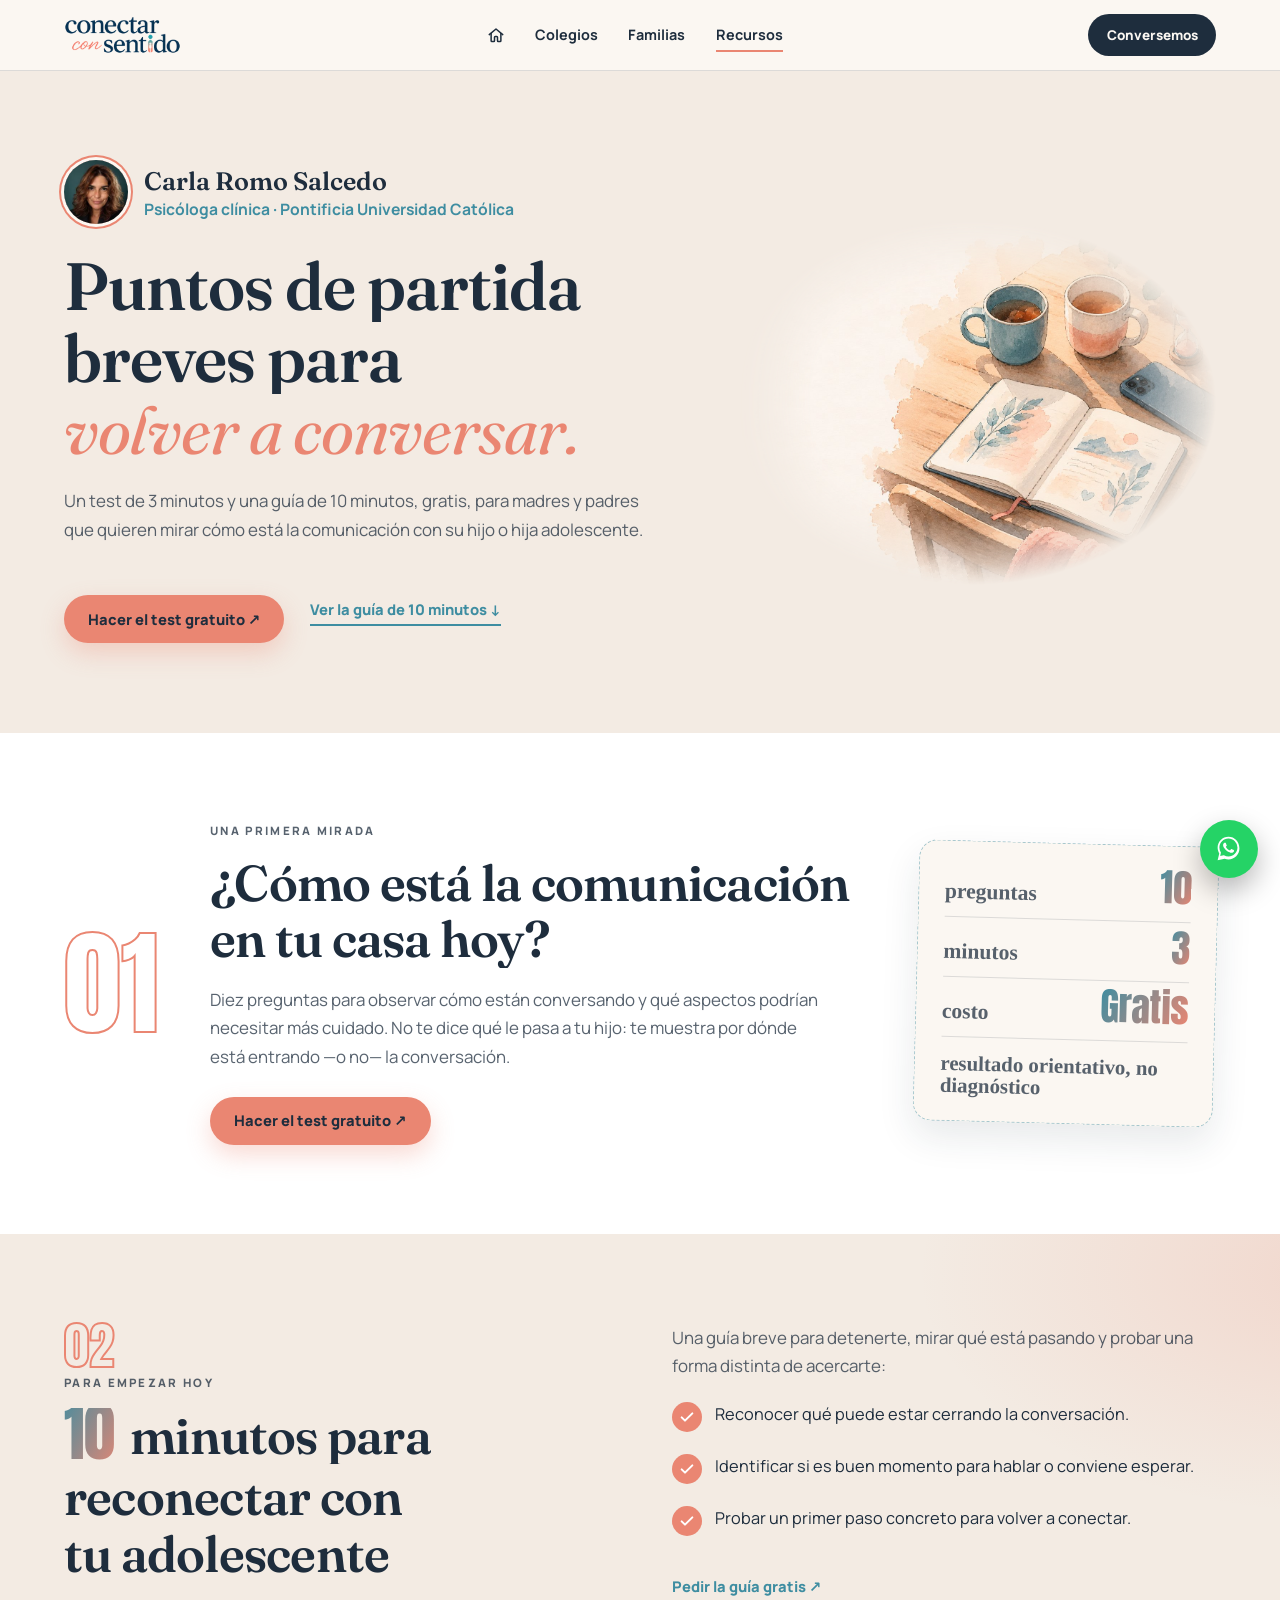
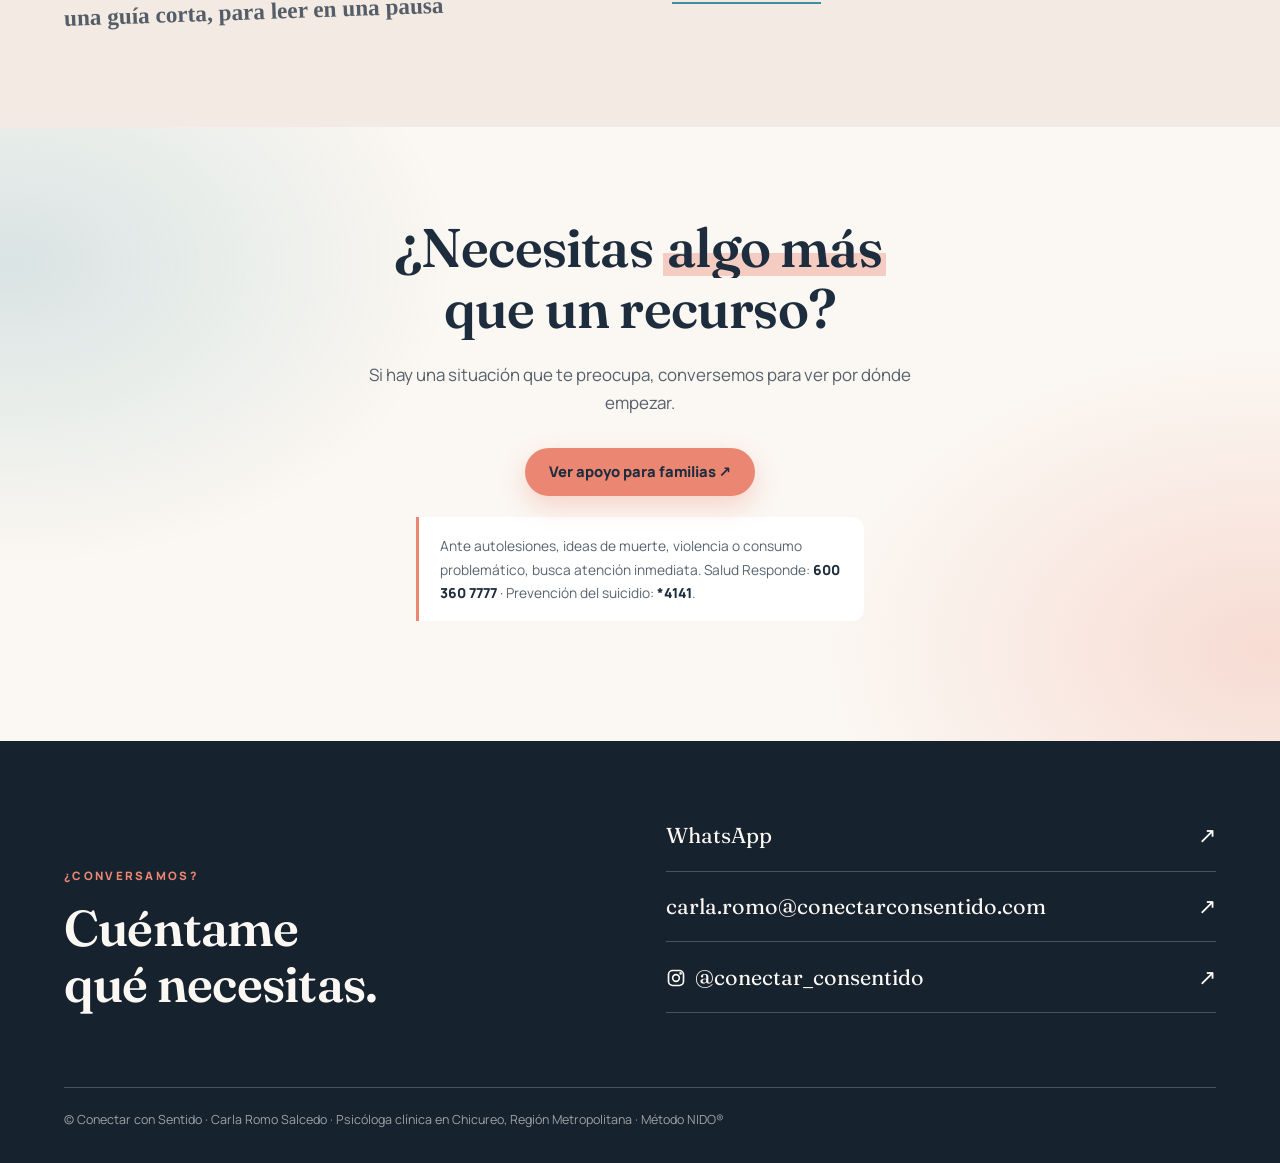
<file: recursos.html>
<!doctype html>
<html lang="es">
<head>
<meta charset="utf-8">
<meta name="viewport" content="width=device-width,initial-scale=1">
<title>Recursos gratuitos para conversar con adolescentes | Conectar con Sentido</title>
<meta name="description" content="Un test de 3 minutos y una guía de 10 minutos, gratis, para madres y padres que quieren mirar cómo está la comunicación con su hijo o hija adolescente.">
<link rel="canonical" href="https://conectarconsentido.com/recursos.html">
<link rel="icon" type="image/png" href="assets/favicon.png">
<meta property="og:type" content="website">
<meta property="og:locale" content="es_CL">
<meta property="og:site_name" content="Conectar con Sentido">
<meta property="og:url" content="https://conectarconsentido.com/recursos.html">
<meta property="og:title" content="Recursos gratuitos para conversar con adolescentes | Conectar con Sentido">
<meta property="og:description" content="Un test de 3 minutos y una guía de 10 minutos, gratis, para madres y padres que quieren mirar cómo está la comunicación con su hijo o hija adolescente.">
<meta property="og:image" content="https://conectarconsentido.com/assets/og.png">
<meta name="twitter:card" content="summary_large_image">
<link rel="preconnect" href="https://fonts.googleapis.com">
<link rel="preconnect" href="https://fonts.gstatic.com" crossorigin>
<link href="https://fonts.googleapis.com/css2?family=Anton&family=Fraunces:ital,opsz,wght@0,9..144,400;0,9..144,600;1,9..144,400;1,9..144,600&family=Manrope:wght@400;500;700;800&display=swap" rel="stylesheet">
<link rel="stylesheet" href="styles.css">
</head>
<body>

<header class="site-header">
  <a class="brand" href="/"><img src="assets/logo-conectar-con-sentido.webp" alt="Conectar con Sentido"></a>
  <nav id="site-nav">
    <a class="nav-home" href="/" aria-label="Inicio" title="Inicio"><svg viewBox="0 0 24 24" width="18" height="18" fill="none" stroke="currentColor" stroke-width="2" stroke-linecap="round" stroke-linejoin="round" aria-hidden="true"><path d="M3 11.5 12 4l9 7.5"/><path d="M5.5 10v9.5a1 1 0 0 0 1 1H9a1 1 0 0 0 1-1V15a1 1 0 0 1 1-1h2a1 1 0 0 1 1 1v4.5a1 1 0 0 0 1 1h2.5a1 1 0 0 0 1-1V10"/></svg></a>
    <a href="colegios.html">Colegios</a>
    <a href="familias.html">Familias</a>
    <a class="active" href="recursos.html">Recursos</a>
  </nav>
  <a class="nav-contact" href="https://wa.me/56992512237?text=Hola%20Carla%2C%20te%20escribo%20desde%20tu%20sitio%20web." target="_blank" rel="noopener">Conversemos</a>
  <button class="nav-toggle" type="button" aria-expanded="false" aria-controls="site-nav" aria-label="Abrir menú"><span></span><span></span><span></span></button>
</header>

<main>

<section class="inner-hero tone-yellow con-ilustra">
  <div>
    <div class="firma">
      <img class="firma-foto" src="assets/carla-romo-firma.webp" alt="Carla Romo Salcedo">
      <p class="firma-txt"><strong>Carla Romo Salcedo</strong><span>Psicóloga clínica · Pontificia Universidad Católica</span></p>
    </div>
    <h1>Puntos de partida breves para <em class="accent-coral">volver a conversar.</em></h1>
    <p>Un test de 3 minutos y una guía de 10 minutos, gratis, para madres y padres que quieren mirar cómo está la comunicación con su hijo o hija adolescente.</p>
    <div class="actions">
      <a class="button" href="https://test.conectarconsentido.com/" target="_blank" rel="noopener">Hacer el test gratuito ↗</a>
      <a class="text-link" href="#guia">Ver la guía de 10 minutos ↓</a>
    </div>
  </div>
  <figure class="inner-ilustra"><img src="assets/recursos-portada.jpg" alt="Ilustración en acuarela: dos tazas de té, un cuaderno abierto y un reloj de arena sobre una mesa"></figure>
</section>

<section class="section-pad featured-resource paper">
  <div class="resource-number num-contorno" aria-hidden="true">01</div>
  <div>
    <p class="eyebrow">Una primera mirada</p>
    <h2>¿Cómo está la comunicación en tu casa hoy?</h2>
    <p>Diez preguntas para observar cómo están conversando y qué aspectos podrían necesitar más cuidado. No te dice qué le pasa a tu hijo: te muestra por dónde está entrando —o no— la conversación.</p>
    <a class="button" href="https://test.conectarconsentido.com/" target="_blank" rel="noopener">Hacer el test gratuito ↗</a>
  </div>
  <aside class="test-ficha" aria-label="El test en tres datos">
    <dl>
      <div><dt>preguntas</dt><dd>10</dd></div>
      <div><dt>minutos</dt><dd>3</dd></div>
      <div><dt>costo</dt><dd>Gratis</dd></div>
    </dl>
    <p>resultado orientativo, no diagnóstico</p>
  </aside>
</section>

<section class="guide-card section-pad" id="guia">
  <div>
    <div class="resource-number num-contorno" aria-hidden="true">02</div>
    <p class="eyebrow">Para empezar hoy</p>
    <h2><span class="guia-diez">10</span> minutos para reconectar con tu adolescente</h2>
    <p class="guia-nota">una guía corta, para leer en una pausa</p>
  </div>
  <div>
    <p>Una guía breve para detenerte, mirar qué está pasando y probar una forma distinta de acercarte:</p>
    <ul class="guia-lista">
      <li>Reconocer qué puede estar cerrando la conversación.</li>
      <li>Identificar si es buen momento para hablar o conviene esperar.</li>
      <li>Probar un primer paso concreto para volver a conectar.</li>
    </ul>
    <a class="text-link" href="https://wa.me/56992512237?text=Hola%20Carla%2C%20quiero%20la%20gu%C3%ADa%20de%2010%20minutos%20para%20reconectar%20con%20mi%20adolescente." target="_blank" rel="noopener">Pedir la guía gratis ↗</a>
  </div>
</section>

<section class="closing-call">
  <h2>¿Necesitas <mark>algo más</mark> que un recurso?</h2>
  <p>Si hay una situación que te preocupa, conversemos para ver por dónde empezar.</p>
  <a class="button" href="familias.html">Ver apoyo para familias ↗</a>
  <p class="risk cierre-riesgo">Ante autolesiones, ideas de muerte, violencia o consumo problemático, busca atención inmediata. Salud Responde: <strong>600 360 7777</strong> · Prevención del suicidio: <strong>*4141</strong>.</p>
</section>

</main>

<footer>
  <div>
    <p class="eyebrow">¿Conversamos?</p>
    <h2>Cuéntame qué necesitas.</h2>
  </div>
  <div class="footer-links">
    <a href="https://wa.me/56992512237?text=Hola%20Carla%2C%20te%20escribo%20desde%20tu%20sitio%20web." target="_blank" rel="noopener">WhatsApp <span aria-hidden="true">↗</span></a>
    <a href="mailto:carla.romo@conectarconsentido.com?subject=Apoyo%20para%20mi%20familia">carla.romo@conectarconsentido.com <span aria-hidden="true">↗</span></a>
    <a class="footer-ig" href="https://www.instagram.com/conectar_consentido/" target="_blank" rel="noopener" aria-label="Instagram @conectar_consentido (se abre en una pestaña nueva)"><span><svg viewBox="0 0 24 24" width="20" height="20" fill="none" stroke="currentColor" stroke-width="2" stroke-linecap="round" stroke-linejoin="round" aria-hidden="true"><rect x="3" y="3" width="18" height="18" rx="5"/><circle cx="12" cy="12" r="4"/><circle cx="17.5" cy="6.5" r=".6" fill="currentColor"/></svg>@conectar_consentido</span> <span aria-hidden="true">↗</span></a>
  </div>
  <p class="footer-note">© Conectar con Sentido · Carla Romo Salcedo · Psicóloga clínica en Chicureo, Región Metropolitana · Método NIDO®</p>
</footer>

<a class="whatsapp-float" href="https://wa.me/56992512237?text=Hola%20Carla%2C%20te%20escribo%20desde%20tu%20sitio%20web." target="_blank" rel="noopener" aria-label="Escribir por WhatsApp">
  <svg viewBox="0 0 32 32" fill="white" aria-hidden="true"><path d="M16.02 3C9.4 3 4 8.4 4 15.02c0 2.36.65 4.56 1.79 6.45L4 29l7.73-1.75a11.9 11.9 0 0 0 4.29.79h.01c6.62 0 12.02-5.4 12.02-12.02C28.05 8.4 22.65 3 16.02 3zm0 21.94h-.01a9.9 9.9 0 0 1-5.05-1.39l-.36-.21-3.75.85.86-3.66-.24-.38a9.9 9.9 0 0 1-1.53-5.13c0-5.48 4.46-9.94 9.98-9.94 2.66 0 5.16 1.04 7.04 2.92a9.87 9.87 0 0 1 2.92 7.03c0 5.48-4.46 9.9-9.86 9.9zm5.47-7.43c-.3-.15-1.77-.87-2.05-.97-.27-.1-.47-.15-.67.15-.2.3-.77.97-.94 1.17-.17.2-.35.22-.65.07-.3-.15-1.24-.46-2.37-1.46-.88-.78-1.47-1.75-1.64-2.05-.17-.3-.02-.46.13-.61.13-.13.3-.35.45-.52.15-.17.2-.3.3-.5.1-.2.05-.37-.02-.52-.07-.15-.67-1.6-.91-2.2-.24-.58-.49-.5-.67-.5h-.57c-.2 0-.52.07-.79.37-.27.3-1.04 1.02-1.04 2.48s1.07 2.87 1.22 3.07c.15.2 2.1 3.2 5.08 4.49.71.31 1.26.49 1.69.62.71.23 1.36.2 1.87.12.57-.09 1.77-.72 2.02-1.42.25-.7.25-1.3.17-1.42-.07-.13-.27-.2-.57-.35z"/></svg>
</a>

<script src="motion.js"></script>
</body>
</html>
</file>
<file: styles.css>
/* ==========================================================================
   Conectar con Sentido — sistema visual v3
   Paleta de marca (navy + turquesa + coral + crema) · Anton / Fraunces / Manrope
   Una sola capa: no hay overrides encima de otro sistema.
   ========================================================================== */

:root{
  /* Oscuros: bandas de fondo */
  --navy:#1E2D3D;
  --navy-deep:#16222E;
  --teal-deep:#2A6475;

  /* Marca */
  --teal:#3E8DA1;
  --teal-mid:#4F9AA0;
  --coral:#EA8672;
  --rose:#E07688;

  /* Claros */
  --cream:#FBF7F2;
  --sand:#F3EBE3;
  --white:#FFFFFF;

  --ink:#1E2D3D;
  --muted:rgba(30,45,61,.74);
  --line:rgba(30,45,61,.14);
  --line-light:rgba(255,255,255,.22);

  --shadow:0 16px 36px rgba(30,45,61,.10);
  --shadow-lg:0 26px 58px rgba(30,45,61,.16);

  --radius:18px;
  --pad:clamp(1.25rem,5vw,5rem);
}

*{box-sizing:border-box}
html{scroll-behavior:smooth}
body{
  margin:0;
  background:var(--cream);
  color:var(--ink);
  font-family:'Manrope',system-ui,-apple-system,sans-serif;
  font-size:clamp(1rem,.97rem + .18vw,1.06rem);
  line-height:1.68;
  -webkit-font-smoothing:antialiased;
  overflow-x:hidden;
}
img{max-width:100%;display:block}
a{color:inherit;text-decoration:none}
p{margin:0 0 1.1rem}
p:last-child{margin-bottom:0}
strong{font-weight:800}
:focus-visible{outline:3px solid var(--coral);outline-offset:3px;border-radius:4px}

/* --- Escala tipográfica ------------------------------------------------- */
h1,h2,h3{margin:0;text-wrap:balance}
h1{
  font-family:'Fraunces',Georgia,serif;font-weight:600;
  font-size:clamp(2.3rem,1.3rem + 3.6vw,4.6rem);
  line-height:1.08;letter-spacing:-.015em;
}
h1 .accent-coral,h2 .accent-coral{font-style:italic;font-weight:400;color:var(--coral)}
h1 .accent-teal,h2 .accent-teal{
  font-style:italic;font-weight:400;color:var(--teal);
  text-decoration:underline;text-decoration-color:var(--coral);
  text-decoration-thickness:2px;text-underline-offset:6px;
}
h2{
  font-family:'Fraunces',Georgia,serif;font-weight:600;
  font-size:clamp(1.85rem,1.3rem + 2.3vw,3.2rem);
  line-height:1.13;letter-spacing:-.015em;
}
h3{
  font-family:'Fraunces',Georgia,serif;font-weight:600;
  font-size:clamp(1.3rem,1.15rem + .5vw,1.6rem);
  line-height:1.22;
}

.eyebrow{
  font-size:.72rem;font-weight:800;letter-spacing:.2em;text-transform:uppercase;
  color:var(--eyebrow,var(--teal));margin:0 0 1rem;line-height:1.4;
}
.eyebrow-serif{
  font-family:'Fraunces',Georgia,serif;font-style:italic;font-weight:600;
  text-transform:none;letter-spacing:0;
  font-size:clamp(1rem,.9rem + .5vw,1.3rem);line-height:1.3;
  color:var(--eyebrow,var(--teal));margin:0 0 .9rem;
}
.eyebrow-accent{
  font-family:'Fraunces',Georgia,serif;font-style:italic;font-weight:600;
  text-transform:none;letter-spacing:0;
  font-size:clamp(1.4rem,1.1rem + 1.4vw,2.1rem);line-height:1.15;
  color:var(--eyebrow,var(--coral));margin:0 0 1.4rem;
}
.eyebrow-badge{
  display:inline-flex;align-items:center;
  font-size:.7rem;font-weight:800;letter-spacing:.14em;text-transform:uppercase;
  color:var(--cream);background:rgba(255,255,255,.14);
  border:1px solid rgba(255,255,255,.35);border-radius:999px;
  padding:.4rem 1.1rem;margin:0 0 1.2rem;
}

/* Bandas oscuras: invierten texto, líneas y eyebrow de una sola vez */
.resource-strip,.format-band,footer,
.tone-green,.tone-terracotta,.school-card,.family-card{
  color:var(--cream);
  --eyebrow:var(--coral);
  --line:var(--line-light);
  --muted:rgba(251,247,242,.84);
}

/* --- Botones y enlaces --------------------------------------------------- */
.button{
  display:inline-flex;align-items:center;gap:.7rem;
  background:var(--coral);color:var(--navy);
  font-weight:800;font-size:.92rem;line-height:1.2;
  padding:.95rem 1.5rem;border-radius:999px;
  box-shadow:0 10px 24px rgba(234,134,114,.3);
  transition:transform .2s,box-shadow .2s,background .2s;
}
.button:hover{transform:translateY(-3px);background:#f19582;box-shadow:0 16px 34px rgba(234,134,114,.4)}
.button.light{background:var(--cream);color:var(--navy);box-shadow:0 10px 24px rgba(0,0,0,.2)}
.button.light:hover{background:var(--white)}

.text-link{
  display:inline-flex;align-items:center;gap:.4rem;
  font-weight:800;font-size:.92rem;color:var(--teal);
  border-bottom:2px solid currentColor;padding-bottom:.18rem;transition:color .2s;
}
.text-link:hover{color:var(--coral)}
.actions{display:flex;flex-wrap:wrap;align-items:center;gap:1.1rem 1.6rem;margin-top:2.2rem}

/* --- Header -------------------------------------------------------------- */
.site-header{
  position:sticky;top:0;z-index:40;
  display:flex;align-items:center;justify-content:space-between;gap:1.4rem;
  padding:.85rem var(--pad);
  background:rgba(251,247,242,.94);
  -webkit-backdrop-filter:blur(14px);backdrop-filter:blur(14px);
  border-bottom:1px solid var(--line);
  transition:padding .25s,box-shadow .25s,transform .45s cubic-bezier(.16,1,.3,1);
}
.site-header.scrolled{padding-top:.5rem;padding-bottom:.5rem;box-shadow:0 10px 30px rgba(30,45,61,.08)}
/* se esconde al bajar y vuelve al subir; la barra coral marca cuánto se ha leído */
.site-header.hidden{transform:translateY(-110%)}
.reading-bar{position:absolute;left:0;bottom:-1px;width:100%;height:2px;background:linear-gradient(90deg,var(--coral),var(--rose));transform-origin:left;transform:scaleX(0);pointer-events:none}
.brand{display:flex;align-items:center}
.brand img{height:38px;width:auto;display:block}
.site-header nav{display:flex;align-items:center;gap:1.9rem;font-size:.9rem;font-weight:700}
.site-header nav a{position:relative;padding:.3rem 0}
.site-header nav a::after{content:"";position:absolute;left:0;bottom:0;height:2px;width:0;background:var(--coral);transition:width .25s}
.nav-home{display:inline-flex;align-items:center;color:var(--ink);transition:color .2s}
.nav-home:hover{color:var(--coral)}
.nav-home::after{content:none}
.site-header nav a:hover::after,.site-header nav a.active::after{width:100%}
.nav-contact{
  font-weight:800;font-size:.84rem;white-space:nowrap;
  padding:.62rem 1.15rem;border-radius:999px;
  background:var(--navy);color:var(--cream);
  transition:background .2s,transform .2s;
}
.nav-contact:hover{background:var(--teal);transform:translateY(-2px)}
.nav-toggle{display:none;background:none;border:0;padding:.5rem;cursor:pointer;gap:5px;place-content:center}
.nav-toggle span{display:block;width:22px;height:2px;background:var(--navy);transition:transform .25s,opacity .25s}
.nav-toggle[aria-expanded="true"] span:nth-child(1){transform:translateY(7px) rotate(45deg)}
.nav-toggle[aria-expanded="true"] span:nth-child(2){opacity:0}
.nav-toggle[aria-expanded="true"] span:nth-child(3){transform:translateY(-7px) rotate(-45deg)}

/* --- Hero (home) --------------------------------------------------------- */
/* Texto sobre crema a la izquierda; la foto se disuelve hacia él y encima se
   dibujan a mano dos hilos (coral y turquesa) que se entrelazan (portada.js). */
.hero{display:grid;grid-template-columns:minmax(0,1.1fr) minmax(0,.9fr);background:var(--cream);position:relative;overflow:hidden;isolation:isolate}
/* fondo que respira: dos luces suaves, turquesa y coral */
.hero-glow{
  position:absolute;inset:-10%;z-index:-1;pointer-events:none;
  background:
    radial-gradient(ellipse 45% 55% at 12% 88%,rgba(234,134,114,.2),transparent 70%),
    radial-gradient(ellipse 40% 50% at 40% 8%,rgba(62,141,161,.16),transparent 70%),
    radial-gradient(ellipse 30% 40% at 58% 60%,rgba(224,118,136,.08),transparent 70%);
  animation:glow-breathe 10s ease-in-out infinite alternate;
}
@keyframes glow-breathe{
  0%{transform:scale(1);opacity:.55}
  100%{transform:scale(1.06);opacity:1}
}
/* firma con foto, nombre y credencial sobre el titular (inicio, colegios, familias) */
.nowrap{white-space:nowrap}
.firma{display:flex;align-items:center;gap:1rem;margin-bottom:1.6rem}
.firma-foto{width:64px;height:64px;border-radius:50%;object-fit:cover;object-position:center top;flex:none;box-shadow:0 0 0 3px var(--cream),0 0 0 5px var(--coral)}
.firma-txt{margin:0;display:flex;flex-direction:column;gap:.2rem;line-height:1.2}
.firma-txt strong{font-family:'Fraunces',Georgia,serif;font-weight:600;font-size:clamp(1.3rem,1.1rem + .6vw,1.65rem);color:var(--ink)}
.firma-txt span{font-family:'Manrope',system-ui,sans-serif;font-weight:700;font-size:clamp(.88rem,.82rem + .2vw,1rem);color:var(--teal)}
@media (max-width:860px){.firma{margin-bottom:1.1rem}.firma-foto{width:56px;height:56px}}
.hero-copy{padding:clamp(3rem,6vw,6rem) 0 clamp(5rem,8vw,7rem) var(--pad);align-self:center;position:relative;z-index:3}
.hero h1{max-width:15em;margin-bottom:.9rem}
.hero-counter{
  font-family:'Fraunces',Georgia,serif;font-style:italic;font-weight:400;
  font-size:clamp(1.25rem,1rem + 1vw,1.9rem);line-height:1.3;
  color:var(--coral);margin:0 0 1.8rem;max-width:22em;
}
.intro{max-width:58ch;color:var(--muted)}
.hero-art{position:relative;margin:0;z-index:1;display:grid;align-items:center}
/* el lienzo tiene la proporción exacta de la foto, así el dibujo calza con las caras */
.hero-lienzo{position:relative;width:118%;max-width:none;margin-left:-18%;aspect-ratio:1122/777;will-change:transform}
.hero-photo{
  position:absolute;inset:0;width:100%;height:100%;object-fit:cover;
  -webkit-mask-image:linear-gradient(90deg,transparent 0,rgba(0,0,0,.3) 16%,rgba(0,0,0,.75) 30%,#000 42%),linear-gradient(180deg,transparent 0,#000 9%,#000 70%,transparent 100%);
  -webkit-mask-composite:source-in;
  mask-image:linear-gradient(90deg,transparent 0,rgba(0,0,0,.3) 16%,rgba(0,0,0,.75) 30%,#000 42%),linear-gradient(180deg,transparent 0,#000 9%,#000 70%,transparent 100%);
  mask-composite:intersect;
}
.hero-trazos{position:absolute;inset:0;width:100%;height:100%;overflow:visible;pointer-events:none}
.hero-trazos .nota{font-family:'Caveat','Segoe Print','Bradley Hand',cursive;font-weight:700;fill:var(--coral)}
/* indicador para bajar */
.hero-cue{
  position:absolute;left:var(--pad);bottom:1.6rem;z-index:3;
  display:flex;align-items:center;gap:.75rem;background:none;border:0;padding:0;cursor:pointer;
  color:var(--muted);font:800 .68rem/1 'Manrope',system-ui,sans-serif;letter-spacing:.22em;text-transform:uppercase;
}
.hero-cue i{position:relative;width:1px;height:44px;background:var(--line);overflow:hidden}
.hero-cue i::after{content:"";position:absolute;left:0;top:-50%;width:1px;height:50%;background:var(--coral);animation:cue-fall 1.8s cubic-bezier(.6,0,.2,1) infinite}
@keyframes cue-fall{to{top:100%}}
/* colegios y familias: misma portada con otra foto (proporción 1536 × 1024) */
.hero-colegios .hero-lienzo,.hero-familias .hero-lienzo{aspect-ratio:1536/1024}
.hero-colegios .talk-tag,.hero-familias .talk-tag{margin-top:.2rem}
.hero .intro+.intro{margin-top:.8rem}
.hero-colegios .actions,.hero-familias .actions{margin-top:1.8rem}

/* --- Franja de frases (home) ----------------------------------------------- */
.frases{
  display:grid;justify-items:center;gap:1.6rem;margin:0;text-align:center;
  padding:clamp(4rem,9vw,7rem) var(--pad);background:var(--white);border-bottom:1px solid var(--line);
}
.fr-t{
  margin:0;max-width:30ch;min-height:2.7em;
  font-family:'Fraunces',Georgia,serif;font-weight:300;
  font-size:clamp(1.55rem,1.1rem + 2vw,2.6rem);line-height:1.3;color:var(--navy);
}
.fr-t em,.fr-t .acento{font-style:italic;color:var(--coral)}
.fr-t .fw{
  display:inline-block;opacity:0;transform:translateY(14px);filter:blur(8px);
  transition:opacity .5s ease-in,transform .5s ease-in,filter .5s ease-in;
}
.fr-t.on .fw{
  opacity:1;transform:none;filter:blur(0);
  transition:opacity .9s cubic-bezier(.22,1,.36,1),transform .9s cubic-bezier(.22,1,.36,1),filter .9s cubic-bezier(.22,1,.36,1);
  transition-delay:var(--d,0s);
}
.fr-pie{display:flex;align-items:center;gap:.9rem;font-weight:800;font-size:.72rem;letter-spacing:.2em;color:var(--teal);font-variant-numeric:tabular-nums}
.fr-linea{position:relative;width:120px;height:2px;border-radius:2px;background:rgba(62,141,161,.2);overflow:hidden}
.fr-linea b{position:absolute;inset:0;background:linear-gradient(90deg,var(--teal),var(--coral));transform-origin:left;transform:scaleX(0)}

/* --- Secciones ----------------------------------------------------------- */
.section-pad{padding:clamp(3.5rem,7vw,7rem) var(--pad)}
.paper{background:var(--white)}
.paper>h2{max-width:22ch;margin:0 0 2.6rem}

.statement{background:var(--white)}
.statement-grid{display:grid;grid-template-columns:1.05fr .95fr;gap:clamp(2rem,5vw,5rem);margin-top:1.8rem;align-items:start}
.statement-grid p{color:var(--muted)}
.statement-grid .text-link{margin-top:.8rem}

/* --- Acuarelas ------------------------------------------------------------- */
/* el papel de la acuarela se disuelve en el fondo, sin marco */
.ilustra{margin:2rem 0 0}
.ilustra img{
  width:100%;max-width:440px;
  -webkit-mask-image:radial-gradient(closest-side,#000 62%,transparent 100%);
  mask-image:radial-gradient(closest-side,#000 62%,transparent 100%);
}
.split .ilustra img{max-width:520px}
.card-img{margin:0 0 1.6rem;border-radius:12px;overflow:hidden;aspect-ratio:16/9;background:var(--cream)}
.card-img img{width:100%;height:100%;object-fit:cover}
.path-card:has(.card-img) h3{margin-top:1rem}
.path-card:has(.card-img)>span{right:2.7rem;top:2.7rem;z-index:1;color:var(--navy);opacity:1;background:var(--cream);border-radius:999px;padding:.15rem .7rem;font-size:1rem}
.inner-hero.con-ilustra{grid-template-columns:minmax(0,1.1fr) minmax(0,.9fr)}
.inner-hero.con-ilustra::before{display:none}
.inner-ilustra{margin:0;aspect-ratio:4/3}
.inner-ilustra img{
  width:100%;height:100%;object-fit:cover;object-position:88% 50%;
  -webkit-mask-image:linear-gradient(90deg,transparent 0,#000 18%),radial-gradient(closest-side,#000 65%,transparent 100%);
  -webkit-mask-composite:source-in;
  mask-image:linear-gradient(90deg,transparent 0,#000 18%),radial-gradient(closest-side,#000 65%,transparent 100%);
  mask-composite:intersect;
}

.paths{background:var(--sand)}
.paths>h2{max-width:18ch;margin:0 0 2.6rem}
.path-grid{display:grid;grid-template-columns:1fr 1fr;gap:1.4rem}
.path-card{
  position:relative;display:flex;flex-direction:column;
  padding:clamp(1.7rem,3vw,2.5rem);border-radius:var(--radius);min-height:390px;
  box-shadow:var(--shadow);transition:transform .25s,box-shadow .25s;
}
.path-card:hover{transform:translateY(-6px);box-shadow:var(--shadow-lg)}
.path-card>span{position:absolute;right:1.9rem;top:1.8rem;font-family:'Anton',sans-serif;font-size:1.4rem;opacity:.55}
.path-card h3{margin:2.4rem 0 1rem;font-size:clamp(1.45rem,1.2rem + .9vw,1.95rem)}
.path-card p:not(.eyebrow){color:var(--muted);max-width:40ch}
.path-card a{margin-top:auto;padding-top:1.1rem;border-top:1px solid var(--line-light);display:flex;justify-content:space-between;gap:1rem;font-weight:800;font-size:.9rem}
.school-card{background:var(--navy)}
.family-card{background:var(--teal-deep)}

.about{background:var(--sand);display:grid;grid-template-columns:.55fr 1fr;gap:clamp(2rem,5vw,5rem);align-items:center}
.about-photo{border-radius:26px;overflow:hidden;box-shadow:var(--shadow-lg)}
.about-photo img{width:100%;aspect-ratio:.8;object-fit:cover;object-position:top center}
.about h2{margin:.3rem 0 1.3rem}
.about p{max-width:62ch;color:var(--muted)}
.about .text-link{margin-top:1.6rem}
.credenciales{list-style:none;margin:0 0 1.8rem;padding:0;display:flex;flex-wrap:wrap;gap:.5rem}
.credenciales li{padding:.5rem .95rem;border-radius:999px;background:var(--white);border:1px solid var(--line);font-weight:700;font-size:.85rem;color:var(--navy)}
.credenciales .cred-nido{background:linear-gradient(120deg,var(--teal),var(--coral));border-color:transparent;color:var(--white)}
.trayectoria{display:grid;grid-template-columns:auto 1fr;gap:clamp(1rem,3vw,2rem);align-items:center;padding-top:1.4rem;border-top:1px solid var(--line)}
.trayectoria p{margin:0}
.trayectoria-num{display:grid;justify-items:start}
.trayectoria-num b{font:400 clamp(4rem,3rem + 4vw,6.5rem)/.85 'Anton',sans-serif;color:transparent;-webkit-text-stroke:2px var(--teal)}
.trayectoria-num span{font-family:'Caveat','Segoe Print',cursive;font-weight:700;font-size:1.3rem;line-height:1.05;color:var(--teal);max-width:12ch;margin-top:.3rem}
.about-photo{position:relative;transform:rotate(-2deg);transition:transform .5s cubic-bezier(.22,1,.36,1)}
.about-photo:hover{transform:rotate(0)}

/* Qué está pasando: del uso para estudiar al uso cuando "le pasa algo" */
.usos-nota{font-family:'Caveat','Segoe Print',cursive;font-weight:700;font-size:1.45rem;line-height:1.1;color:var(--teal);margin:0 0 .7rem;transform:rotate(-2deg);transform-origin:left}
.usos-nota-b{color:var(--coral);margin-top:1.4rem}
.usos-lista{list-style:none;margin:0;padding:0;display:flex;flex-wrap:wrap;gap:.5rem}
.usos-lista li{
  padding:.55rem 1rem;border-radius:999px;font-weight:700;font-size:.92rem;
  opacity:0;transform:translateY(10px);transition:opacity .45s calc(.2s + var(--i) * .1s),transform .5s cubic-bezier(.34,1.56,.64,1) calc(.2s + var(--i) * .1s);
}
.usos-estudio li{border:1.5px solid var(--teal);color:var(--teal);background:transparent}
.usos-vida li{background:var(--coral);color:var(--white)}
.is-visible .usos-lista li{opacity:1;transform:none}
.usos-pregunta{margin:1.8rem 0 1.2rem;font-family:'Fraunces',Georgia,serif;font-size:clamp(1.25rem,1rem + 1vw,1.7rem);line-height:1.3;color:var(--navy)}

.resource-strip{
  background:var(--teal-deep);padding:clamp(3rem,6vw,5rem) var(--pad);
  display:grid;grid-template-columns:1fr 1fr;gap:clamp(2rem,5vw,5rem);align-items:end;
}
.resource-strip h2{margin-top:.2rem}
.resource-strip p{color:var(--muted)}
.resource-strip .button{margin-top:.6rem}
.resource-strip{position:relative;overflow:hidden;isolation:isolate}
.resource-strip::before{
  content:"";position:absolute;inset:-20%;z-index:-1;pointer-events:none;
  background:radial-gradient(ellipse 40% 55% at 90% 15%,rgba(234,134,114,.3),transparent 70%),radial-gradient(ellipse 35% 45% at 5% 95%,rgba(62,141,161,.5),transparent 70%);
  animation:glow-breathe 10s ease-in-out infinite alternate;
}
.strip-nota{font-family:'Caveat','Segoe Print',cursive;font-weight:700;font-size:1.45rem;line-height:1.15;color:var(--coral);margin:1rem 0 0;max-width:30ch;transform:rotate(-1.5deg);transform-origin:left}
.strip-datos{display:grid;grid-template-columns:repeat(3,auto);justify-content:start;gap:clamp(1.4rem,4vw,3rem);margin:0 0 1.6rem}
.strip-datos>div{display:grid;justify-items:start}
.strip-datos dd{margin:0;font:400 clamp(3.2rem,2.2rem + 3.5vw,5.4rem)/.9 'Anton',sans-serif;background:linear-gradient(120deg,var(--cream) 40%,#F4B8A8);-webkit-background-clip:text;background-clip:text;color:transparent}
.strip-datos dt{font-family:'Caveat','Segoe Print',cursive;font-weight:700;font-size:1.35rem;color:var(--cream);opacity:.85}

footer{
  background:var(--navy-deep);padding:clamp(3.5rem,6vw,5.5rem) var(--pad) 2rem;
  display:grid;grid-template-columns:1fr 1fr;gap:clamp(2rem,4vw,4rem);align-items:end;
}
footer h2{margin-top:.3rem}
.footer-links{display:flex;flex-direction:column;gap:1.1rem}
.footer-links>a{
  font-family:'Fraunces',Georgia,serif;font-size:clamp(1rem,.9rem + .6vw,1.35rem);
  display:flex;justify-content:space-between;gap:1rem;
  border-bottom:1px solid var(--line-light);padding-bottom:1rem;transition:color .2s;
}
.footer-links>a:hover{color:var(--coral)}
.footer-ig>span:first-child{display:inline-flex;align-items:center;gap:.6rem}
.footer-note{grid-column:1/-1;border-top:1px solid var(--line-light);padding-top:1.4rem;margin-top:1.4rem;font-size:.78rem;color:rgba(251,247,242,.6)}

/* --- Páginas interiores -------------------------------------------------- */
.inner-hero{
  display:grid;grid-template-columns:minmax(0,1fr) minmax(230px,310px);
  gap:clamp(2rem,5vw,5rem);align-items:center;
  padding:clamp(3.5rem,7vw,6.5rem) var(--pad);
  position:relative;overflow:hidden;
}
.inner-hero::before{
  content:"";position:absolute;top:-28%;right:2%;width:500px;height:500px;max-width:58vw;
  background:url('assets/logo_metodo_nido_transparente.png') no-repeat center/contain;
  opacity:.07;pointer-events:none;transform:rotate(-5deg);
}
.inner-hero>*{position:relative}
.tone-green{background:var(--navy)}
.tone-terracotta{background:var(--teal-deep)}
.tone-yellow{background:var(--sand);color:var(--ink)}
.inner-hero h1{margin-bottom:1.3rem}
.inner-hero p:not(.eyebrow):not(.talk-tag):not(.hero-counter){max-width:60ch;color:var(--muted)}
.inner-hero .button{margin-top:1rem}
.inner-symbol{position:relative;background:var(--white);border-radius:24px;padding:clamp(1.3rem,2.5vw,1.9rem);box-shadow:var(--shadow-lg);display:grid;place-items:center}
.inner-symbol::before{
  content:"";position:absolute;inset:-40px;z-index:-1;border-radius:50%;
  background:radial-gradient(circle,rgba(234,134,114,.5),transparent 70%);
  animation:glow-breathe 7s ease-in-out infinite alternate;
}
.tone-yellow .inner-symbol{box-shadow:var(--shadow)}
.tone-yellow .inner-symbol::before{background:radial-gradient(circle,rgba(62,141,161,.55),transparent 70%)}

/* --- Acentos de color para romper secciones planas ------------------------ */
.accent-block{border-left:4px solid var(--coral);padding-left:clamp(1.4rem,3vw,2.2rem)}
.accent-block.teal-accent{border-left-color:var(--teal)}

.talk-tag{
  display:inline-flex;align-items:center;gap:.5rem;
  font-family:'Manrope',sans-serif;font-weight:800;font-size:.74rem;letter-spacing:.08em;text-transform:uppercase;
  color:var(--teal);background:transparent;border:1.5px solid var(--teal);
  padding:.5rem 1.05rem;border-radius:8px;margin:0 0 1.3rem;
}
.talk-tag::before{content:"";width:6px;height:6px;border-radius:50%;background:var(--teal);flex:none}

.credential-bar{
  display:flex;flex-wrap:wrap;justify-content:center;gap:.5rem 0;
}
.credential-bar span{position:relative;padding:0 1.15rem}
.credential-bar span:not(:last-child)::after{
  content:"";position:absolute;right:-.1rem;top:50%;translate:0 -50%;
  width:6px;height:6px;border-radius:50%;background:var(--dot,var(--coral));
}
.credential-bar span:nth-child(1)::after{--dot:var(--teal)}
.credential-bar span:nth-child(2)::after{--dot:var(--coral)}

.credential-bar{background:var(--sand);color:var(--navy);text-align:center;padding:1rem var(--pad);font-size:.78rem;font-weight:800;letter-spacing:.05em}

.split{display:grid;grid-template-columns:1fr .85fr;gap:clamp(2rem,5vw,5rem);align-items:start}
.split h2{max-width:20ch}
.split p{color:var(--muted)}

/* --- ¿Hasta dónde llega la conversación? (camino.js) ---------------------- */
.camino-mapa{margin:0 0 1.6rem;max-width:1000px}
.camino-mapa[hidden]{display:none}
.camino-mapa svg{display:block;width:100%;height:auto;overflow:visible}
.camino-etiqueta{font:800 15px/1 'Manrope',sans-serif;letter-spacing:.14em;text-transform:uppercase;fill:var(--muted)}
.camino-nota{font-family:'Caveat','Segoe Print',cursive;font-weight:700;font-size:28px;fill:var(--coral)}
.camino-persona{transition:opacity .5s}
.camino-halo{fill:rgba(234,134,114,.18);transform-box:fill-box;transform-origin:center;transform:scale(.6);opacity:0;transition:transform .6s cubic-bezier(.34,1.56,.64,1),opacity .4s}
.camino-persona.encendida .camino-halo{transform:scale(1);opacity:1}
.camino-tabs{display:flex;flex-wrap:wrap;gap:.6rem;margin-bottom:1.4rem}
.camino-tabs:not(:has([role="tab"])){display:none}
.camino-tab{
  display:inline-flex;align-items:center;gap:.55rem;padding:.55rem 1.1rem .55rem .55rem;cursor:pointer;
  background:var(--white);color:var(--navy);border:1.5px solid var(--line);border-radius:999px;
  font:700 .95rem/1 'Manrope',sans-serif;transition:transform .4s cubic-bezier(.34,1.56,.64,1),background .25s,color .25s,border-color .25s;
}
.camino-tab b{display:grid;place-items:center;width:30px;height:30px;border-radius:50%;background:var(--c);color:var(--white);font:400 .8rem/1 'Anton',sans-serif}
.camino-tab:hover{transform:translateY(-2px);border-color:var(--c)}
.camino-tab[aria-selected="true"]{background:var(--c);color:var(--white);border-color:var(--c);transform:scale(1.04)}
.camino-tab[aria-selected="true"] b{background:var(--white);color:var(--c)}
.camino:not(.listo) .camino-tabs{display:none}
.camino-detalle{display:grid;gap:1.4rem}
.camino-panel{border-left:4px solid var(--c);padding:.2rem 0 .2rem clamp(1.2rem,3vw,2rem);max-width:62ch}
.listo .camino-panel{animation:panel-in .5s cubic-bezier(.22,1,.36,1)}
.camino-panel h3{display:flex;align-items:baseline;gap:.7rem;margin:0 0 .5rem;font-size:clamp(1.7rem,1.3rem + 1.6vw,2.6rem)}
.camino-panel h3 b{font:400 .5em/1 'Anton',sans-serif;color:var(--c);letter-spacing:.04em}
.camino-panel p{color:var(--muted);font-size:1.08rem}
.camino-panel .camino-llega{margin-top:.6rem;font-family:'Caveat','Segoe Print',cursive;font-weight:700;font-size:1.55rem;line-height:1.1;color:var(--c)}
.note{font-family:'Fraunces',Georgia,serif;font-style:italic;font-size:1.12rem;max-width:70ch;margin:2.6rem auto 0;text-align:center;color:var(--muted)}

/* --- Colegios: segunda mitad de la página ------------------------------------ */
/* marcador coral que se pinta al aparecer la sección (motion.js pone .is-visible) */
main mark{
  color:inherit;background:linear-gradient(transparent 58%,rgba(234,134,114,.38) 58%,rgba(234,134,114,.38) 92%,transparent 92%) no-repeat 0 0/0% 100%;
  transition:background-size 1s cubic-bezier(.65,0,.35,1) calc(.5s + var(--i,0) * .25s);padding:0 .08em;
}
.is-visible mark{background-size:100% 100%}

/* Qué se llevan: números grandes en contorno que se llenan al pasar */
.lleva{display:grid;grid-template-columns:minmax(0,.85fr) minmax(0,1.15fr);gap:clamp(2rem,6vw,6rem);align-items:start}
.lleva-head{position:sticky;top:110px}
.lleva-head h2{max-width:14ch}
.lleva-nota{font-family:'Caveat','Segoe Print',cursive;font-weight:700;font-size:1.5rem;color:var(--teal);margin:1.2rem 0 0;transform:rotate(-3deg);transform-origin:left}
.lleva-nota::before{content:"↳ "}
.lleva-lista{list-style:none;margin:0;padding:0;display:grid;gap:.4rem}
.lleva-lista li{
  display:grid;grid-template-columns:auto 1fr;gap:clamp(1rem,3vw,2rem);align-items:center;
  padding:clamp(1.1rem,2.5vw,1.7rem) clamp(1rem,2vw,1.5rem);border-radius:var(--radius);
  transition:background .3s,transform .35s cubic-bezier(.22,1,.36,1);
}
.lleva-lista li:hover{background:var(--white);transform:translateX(8px);box-shadow:var(--shadow)}
.lleva-lista b{
  font:400 clamp(3.2rem,2rem + 4vw,5.6rem)/.85 'Anton',sans-serif;letter-spacing:.02em;
  min-width:1.15em;color:transparent;-webkit-text-stroke:1.5px var(--coral);transition:color .3s;
}
.lleva-lista li:hover b{color:var(--coral)}
.lleva-lista p{margin:0;font-family:'Fraunces',Georgia,serif;font-size:clamp(1.25rem,1rem + 1vw,1.85rem);line-height:1.3;color:var(--navy)}

/* Formato: tres datos grandes, sin cajas */
.format-band{background:var(--teal-deep);padding:clamp(3rem,6vw,5rem) var(--pad)}
.formato{position:relative;overflow:hidden;isolation:isolate}
.formato::before{
  content:"";position:absolute;inset:-20%;z-index:-1;pointer-events:none;
  background:radial-gradient(ellipse 40% 50% at 85% 20%,rgba(234,134,114,.28),transparent 70%),radial-gradient(ellipse 35% 45% at 10% 90%,rgba(62,141,161,.45),transparent 70%);
  animation:glow-breathe 10s ease-in-out infinite alternate;
}
.formato-head h2{max-width:20ch;margin:.2rem 0 0;color:var(--cream)}
.formato-datos{display:grid;grid-template-columns:repeat(3,1fr);margin:clamp(2rem,4vw,3rem) 0 clamp(2rem,4vw,2.8rem)}
.formato-datos>div{padding:0 clamp(1rem,3vw,2.4rem);border-left:1px solid var(--line-light)}
.formato-datos>div:first-child{padding-left:0;border-left:0}
.formato-datos dt{font-family:'Caveat','Segoe Print',cursive;font-weight:700;font-size:1.45rem;color:var(--coral);line-height:1}
.formato-datos dd{margin:.3rem 0 .5rem;display:flex;align-items:baseline;gap:.35rem}
.formato-datos strong{
  font:400 clamp(2.6rem,1.6rem + 3.6vw,5rem)/1 'Anton',sans-serif;letter-spacing:.01em;
  background:linear-gradient(120deg,var(--cream) 40%,#F4B8A8);-webkit-background-clip:text;background-clip:text;color:transparent;
}
.formato-datos dd span{font:400 clamp(1.2rem,1rem + 1vw,1.8rem)/1 'Anton',sans-serif;color:var(--coral)}
.formato-datos p{margin:0;font-size:.92rem;color:var(--muted);max-width:24ch}

/* El tono: tres capas de certeza, de lo que se sabe a lo que no */
.tono{display:grid;grid-template-columns:minmax(0,1fr) minmax(0,1fr);gap:clamp(2rem,6vw,6rem);align-items:center;background:var(--white)}
.tono-head h2{max-width:16ch}
.tono-head p{color:var(--muted);max-width:44ch;margin-top:1rem}
.tono-saber{list-style:none;margin:0;padding:0;display:grid;gap:.9rem}
.tono-saber li{
  display:flex;justify-content:space-between;align-items:center;gap:1rem;flex-wrap:wrap;
  padding:1.2rem 1.5rem;border-radius:var(--radius);border:2px solid var(--c);
  transform:translateX(30px);opacity:0;transition:transform .7s cubic-bezier(.22,1,.36,1),opacity .5s;
}
.tono.is-visible .tono-saber li{transform:none;opacity:1}
.tono-saber li:nth-child(2){transition-delay:.15s}
.tono-saber li:nth-child(3){transition-delay:.3s}
.tono-saber span{font-family:'Fraunces',Georgia,serif;font-weight:600;font-size:clamp(1.15rem,1rem + .7vw,1.5rem)}
.tono-saber small{font-family:'Caveat','Segoe Print',cursive;font-weight:700;font-size:1.3rem;line-height:1}
.saber-si{--c:var(--teal);background:var(--teal);color:var(--white)}
.saber-quiza{--c:var(--coral);background:repeating-linear-gradient(-45deg,#FDEEE9 0 10px,#FBE2DA 10px 20px);color:var(--navy)}
.saber-quiza small{color:var(--coral)}
.saber-no{--c:var(--rose);border-style:dashed;color:var(--navy);background:transparent}
.saber-no small{color:var(--rose)}

/* También trabajo: cinta de temas que corre sola */
.temas{background:var(--navy);padding:clamp(1.6rem,3vw,2.2rem) 0;overflow:hidden;position:relative}
.temas-nota{position:relative;z-index:1;margin:0 0 .6rem var(--pad);font-family:'Caveat','Segoe Print',cursive;font-weight:700;font-size:1.45rem;color:var(--coral);transform:rotate(-2deg);transform-origin:left}
.temas-pista{display:flex;width:max-content;animation:temas-corre 38s linear infinite}
.temas:hover .temas-pista{animation-play-state:paused}
.temas-pista ul{list-style:none;margin:0;padding:0;display:flex}
.temas-pista li{
  display:flex;align-items:center;white-space:nowrap;
  font:400 clamp(2rem,1.4rem + 2.6vw,3.6rem)/1.1 'Anton',sans-serif;text-transform:uppercase;letter-spacing:.02em;color:var(--cream);
}
.temas-pista li:nth-child(even){color:transparent;-webkit-text-stroke:1.2px var(--cream)}
.temas-pista li::after{content:"";width:12px;height:12px;margin:0 clamp(1.2rem,3vw,2.2rem);border-radius:50%;background:var(--coral);flex:none}
@keyframes temas-corre{to{transform:translateX(-50%)}}
@media(prefers-reduced-motion:reduce){
  .temas-pista{width:auto;flex-wrap:wrap;padding:0 var(--pad)}
  .temas-pista ul{flex-wrap:wrap}
  .temas-pista ul[aria-hidden]{display:none}
  .temas-pista li{white-space:normal}
}

/* Cierre de colegios: acuarela y la pregunta final */
.cierre-colegio{display:grid;grid-template-columns:minmax(0,.9fr) minmax(0,1.1fr);gap:clamp(1.5rem,5vw,4rem);align-items:center;padding:clamp(3rem,6vw,5rem) var(--pad);background:var(--sand)}
.cierre-colegio .ilustra{margin:0}
.cierre-colegio .ilustra img{max-width:520px}
.cierre-colegio h2{max-width:16ch}
.cierre-colegio p{color:var(--muted);max-width:44ch;margin:1rem 0 1.8rem}

.service-grid{display:grid;grid-template-columns:repeat(3,1fr);gap:1.2rem;margin:2.4rem 0}
.service-grid article{
  background:var(--cream);border:1px solid var(--line);border-top:3px solid var(--accent,var(--line));
  border-radius:var(--radius);padding:1.8rem;display:flex;flex-direction:column;
  transition:transform .25s,box-shadow .25s;
}
.service-grid article:nth-child(1){--accent:var(--teal)}
.service-grid article:nth-child(2){--accent:var(--coral)}
.service-grid article:nth-child(3){--accent:var(--rose)}
.service-grid article:hover{transform:translateY(-6px);box-shadow:var(--shadow)}
.service-grid>article>span{font-family:'Anton',sans-serif;font-size:1.05rem;color:var(--accent,var(--coral));letter-spacing:.05em}
.service-grid h3{margin:1.3rem 0 .75rem}
.service-grid p{font-size:.94rem;color:var(--muted)}

.risk{
  border-left:3px solid var(--coral);background:var(--sand);border-radius:0 12px 12px 0;
  padding:1.1rem 1.3rem;margin-top:2.2rem;font-size:.86rem;color:var(--muted);
}
.risk strong{color:var(--navy)}
.light-risk{background:rgba(255,255,255,.1);color:rgba(251,247,242,.86);max-width:70ch;margin:2.2rem auto 0;text-align:left}
.light-risk strong{color:var(--cream)}

.nido-section{background:var(--sand);position:relative;overflow:hidden}
.nido-section::before{
  content:"";position:absolute;right:-8%;bottom:-22%;width:640px;height:640px;max-width:60vw;
  background:url('assets/logo_metodo_nido_transparente.png') no-repeat center/contain;
  opacity:.08;transform:rotate(-6deg);pointer-events:none;
}
.nido-section>*{position:relative}
.nido-heading{display:grid;grid-template-columns:1fr minmax(210px,330px);gap:clamp(2rem,5vw,4rem);align-items:center;margin-bottom:2.8rem}
.nido-heading h2{margin-top:.3rem}
.nido-lead{max-width:56ch;margin-top:1.1rem;color:var(--muted)}
.nido-heading img{width:100%;background:var(--white);border-radius:22px;padding:1.4rem;box-shadow:var(--shadow)}
.nido-min{font-weight:800;font-size:.7rem;letter-spacing:.18em;text-transform:uppercase;color:var(--c,var(--teal))}

/* --- Línea de tiempo de la Evaluación Familiar (evaluacion.js) -------------- */
.eval-section{background:var(--cream)}
.eval-section>h2{max-width:22ch;margin:0 0 1.2rem}
.eval-chips{list-style:none;display:flex;flex-wrap:wrap;gap:.5rem;padding:0;margin:0 0 clamp(2.4rem,5vw,3.6rem)}
.eval-chips li{border:1.5px solid var(--teal);color:var(--teal);border-radius:999px;padding:.4rem .95rem;font-weight:800;font-size:.78rem;letter-spacing:.06em;text-transform:uppercase}
.eval-chips li:last-child{border-color:var(--coral);color:var(--coral)}
.eval-linea{position:relative}
/* los hilos pasan por el centro de los puntos (64px de alto, centro a 32px) */
.eval-hilos{position:absolute;left:0;right:0;top:2px;width:100%;height:60px;overflow:visible;clip-path:inset(0 100% 0 0);transition:clip-path 1.8s cubic-bezier(.65,0,.35,1) .1s}
.eval-linea.on .eval-hilos{clip-path:inset(-20px 0 -20px 0)}
.eval-paradas{list-style:none;margin:0;padding:0;display:grid;grid-template-columns:repeat(4,1fr);gap:clamp(1rem,2.5vw,2rem);position:relative}
.eval-parada{display:grid;justify-items:center;text-align:center;align-content:start}
.eval-punto{
  display:grid;place-items:center;width:64px;height:64px;border-radius:50%;margin-bottom:1.1rem;
  font:400 1.6rem/1 'Anton',sans-serif;color:var(--white);border:5px solid var(--white);
  box-shadow:0 12px 26px rgba(30,45,61,.18);transform:scale(.4);opacity:0;
  transition:transform .55s cubic-bezier(.34,1.56,.64,1) var(--d),opacity .3s var(--d);
}
.eval-linea.on .eval-punto{transform:none;opacity:1}
.eval-juntos{background:linear-gradient(135deg,var(--coral) 0 50%,var(--teal) 50% 100%)}
.eval-hijo{background:var(--teal)}
.eval-informe{background:var(--navy)}
.eval-parada small{font-weight:800;font-size:.7rem;letter-spacing:.18em;text-transform:uppercase;color:var(--teal)}
.eval-final small{color:var(--coral)}
.eval-parada h3{margin:.45rem 0 .6rem;font-size:clamp(1.15rem,1rem + .5vw,1.4rem)}
.eval-parada p{font-size:.92rem;color:var(--muted);max-width:30ch}
.eval-pie{display:flex;flex-wrap:wrap;align-items:center;justify-content:space-between;gap:1.2rem 2rem;margin-top:clamp(2.4rem,5vw,3.4rem);padding-top:1.8rem;border-top:1px solid var(--line)}
.eval-nota{margin:0;max-width:52ch;font-family:'Fraunces',Georgia,serif;font-style:italic;font-size:1.1rem;color:var(--muted)}
.service-grid .text-link{margin-top:1rem;align-self:flex-start;font-size:.88rem}

/* --- Números en contorno (recursos) y piezas de familias -------------------- */
.resource-number.num-contorno{color:transparent;-webkit-text-stroke:2px var(--coral);transition:color .3s}
.featured-resource:hover .num-contorno,.guide-card:hover .num-contorno{color:var(--coral)}

/* Cuándo pedir apoyo: las señales como etiquetas que aparecen una a una */
.senales{align-items:center}
.senales-nota{font-family:'Caveat','Segoe Print',cursive;font-weight:700;font-size:1.5rem;color:var(--teal);margin:1.6rem 0 .8rem;transform:rotate(-2deg);transform-origin:left}
.senales-lista{list-style:none;margin:0;padding:0;display:flex;flex-wrap:wrap;gap:.6rem}
.senales-lista li{
  display:inline-flex;align-items:center;gap:.55rem;padding:.6rem 1.05rem;border-radius:999px;
  background:var(--white);border:1px solid var(--line);box-shadow:0 6px 16px rgba(30,45,61,.06);
  font-weight:700;font-size:.95rem;color:var(--navy);
  opacity:0;transform:translateY(12px) rotate(var(--r,0deg));
  transition:opacity .45s calc(.2s + var(--i) * .09s),transform .55s cubic-bezier(.34,1.56,.64,1) calc(.2s + var(--i) * .09s);
}
.senales-lista li::before{content:"";width:8px;height:8px;border-radius:50%;background:var(--teal);flex:none}
.senales-lista li:nth-child(odd){--r:-1.2deg}
.senales-lista li:nth-child(3n){--r:1.4deg}
.senales-lista li:nth-child(even)::before{background:var(--coral)}
.senales-lista li:last-child{background:var(--coral);border-color:var(--coral);color:var(--white)}
.senales-lista li:last-child::before{background:var(--white)}
.is-visible .senales-lista li{opacity:1;transform:rotate(var(--r,0deg))}
.senales-pie{margin-top:1.6rem;color:var(--muted);max-width:46ch}
.senales .ilustra img{max-width:560px}

/* Cómo podemos trabajar: números en contorno y la evaluación como primer paso */
.service-grid>article{position:relative}
.service-grid>article>span{font-size:2.6rem;line-height:.9;color:transparent;-webkit-text-stroke:1.5px var(--accent,var(--coral));transition:color .3s}
.service-grid>article:hover>span{color:var(--accent,var(--coral))}
.servicio-badge{position:absolute;top:1.6rem;right:1.4rem;font-family:'Caveat','Segoe Print',cursive;font-weight:700;font-style:normal;font-size:1.3rem;color:var(--coral);transform:rotate(-4deg)}

/* Recursos 01: la ficha del test, como una nota pegada */
section.featured-resource{grid-template-columns:auto minmax(0,1fr) minmax(220px,300px);align-items:center}
.test-ficha{background:var(--cream);border:1.5px dashed rgba(62,141,161,.45);border-radius:var(--radius);padding:1.4rem 1.6rem;transform:rotate(1.5deg);box-shadow:var(--shadow);transition:transform .4s cubic-bezier(.22,1,.36,1)}
.test-ficha:hover{transform:rotate(0)}
.test-ficha dl{margin:0;display:grid;gap:.4rem}
.test-ficha dl>div{display:flex;align-items:baseline;justify-content:space-between;gap:1rem;padding-bottom:.4rem;border-bottom:1px solid var(--line)}
.test-ficha dt{font-family:'Caveat','Segoe Print',cursive;font-weight:700;font-size:1.35rem;color:var(--muted)}
.test-ficha dd{margin:0;font:400 2.4rem/1 'Anton',sans-serif;background:linear-gradient(120deg,var(--teal),var(--coral));-webkit-background-clip:text;background-clip:text;color:transparent}
.test-ficha p{margin:.9rem 0 0;font-family:'Caveat','Segoe Print',cursive;font-weight:700;font-size:1.3rem;line-height:1.1;color:var(--coral)}

/* Recursos 02: el 10 en grande y checks dibujados */
.guide-card{position:relative;overflow:hidden;isolation:isolate}
.guide-card::before{content:"";position:absolute;inset:-20%;z-index:-1;pointer-events:none;background:radial-gradient(ellipse 35% 50% at 90% 20%,rgba(234,134,114,.2),transparent 70%)}
.guia-diez{font:400 1.25em/.8 'Anton',sans-serif;background:linear-gradient(120deg,var(--teal),var(--coral));-webkit-background-clip:text;background-clip:text;color:transparent;margin-right:.1em}
.guia-nota{font-family:'Caveat','Segoe Print',cursive;font-weight:700;font-size:1.45rem;color:var(--teal);margin:1rem 0 0;transform:rotate(-2deg);transform-origin:left}
.guide-card .guia-lista{list-style:none;padding:0;margin:1.3rem 0 1.6rem;display:grid;gap:.75rem}
.guia-lista li{display:grid;grid-template-columns:30px 1fr;gap:.8rem;align-items:start;margin:0;font-size:1.02rem;color:var(--navy)}
.guia-lista li::before{
  content:"";width:30px;height:30px;border-radius:50%;background:var(--coral) no-repeat center/16px;
  background-image:url("data:image/svg+xml,%3Csvg xmlns='http://www.w3.org/2000/svg' viewBox='0 0 24 24' fill='none' stroke='white' stroke-width='3' stroke-linecap='round' stroke-linejoin='round'%3E%3Cpath d='M4 12.5l5 5L20 6.5'/%3E%3C/svg%3E");
}

/* --- La sigla NIDO sobre el anillo: cada letra abre su paso (nido.js) ------- */
.nido-sigla{margin:0 0 clamp(2rem,4vw,3rem)}
.sigla-pista{font-family:'Caveat','Segoe Print',cursive;font-weight:700;font-size:1.45rem;line-height:1.1;color:var(--coral);margin:0 0 .6rem;transform:rotate(-2deg);transform-origin:left}
.sigla-pista::after{content:" ↓"}
.nido-sigla:not(.listo) .sigla-pista{display:none}
.sigla-letras{list-style:none;margin:0;padding:0;display:grid;grid-template-columns:repeat(4,1fr);gap:clamp(.6rem,2vw,1.2rem)}
.sigla-letras button{
  position:relative;display:grid;justify-items:start;gap:.35rem;width:100%;height:100%;text-align:left;
  padding:clamp(.9rem,2vw,1.3rem) clamp(.9rem,2vw,1.4rem) clamp(1.1rem,2vw,1.5rem);cursor:pointer;
  background:var(--white);border:1px solid var(--line);border-radius:var(--radius);
  transition:transform .25s,box-shadow .25s,border-color .25s;
}
.sigla-letras button:hover{transform:translateY(-4px);box-shadow:var(--shadow);border-color:var(--c)}
.sigla-letras b{font:400 clamp(2.6rem,1.6rem + 4vw,4.6rem)/.9 'Anton',sans-serif;color:var(--c)}
.sigla-letras span{font:800 clamp(.72rem,.6rem + .4vw,.95rem)/1.25 'Manrope',sans-serif;color:var(--navy)}
.sigla-letras span::first-letter{color:var(--c)}
/* la letra del paso abierto queda marcada con una línea de su color */
.sigla-letras button::after{content:"";position:absolute;left:clamp(.9rem,2vw,1.4rem);right:clamp(.9rem,2vw,1.4rem);bottom:.6rem;height:3px;border-radius:3px;background:var(--c);transform:scaleX(0);transform-origin:left;transition:transform .4s cubic-bezier(.22,1,.36,1)}
.sigla-letras button[aria-pressed="true"]{border-color:var(--c);box-shadow:var(--shadow)}
.sigla-letras button[aria-pressed="true"]::after{transform:scaleX(1)}
.nido-sigla:not(.listo) .sigla-letras button{cursor:default}

/* --- Anillo de los 10 minutos (nido.js) ------------------------------------ */
.ritual{display:grid;grid-template-columns:minmax(280px,440px) minmax(0,1fr);gap:clamp(2rem,6vw,5rem);align-items:center}
.ritual-reloj{position:relative;aspect-ratio:1;margin:0;width:100%}
.ritual-reloj[hidden]{display:none}
.ritual-reloj svg{position:absolute;inset:0;width:100%;height:100%;overflow:visible}
.ritual-tramo{fill:none;stroke-width:22;opacity:.32;cursor:pointer;transition:stroke-width .35s,opacity .35s}
.ritual-tramo.on{opacity:1;stroke-width:30}
.ritual-nota{font-family:'Caveat','Segoe Print',cursive;font-weight:700;font-size:30px;fill:var(--coral)}
.ritual-escena{position:absolute;inset:23%;border-radius:50%;overflow:hidden;background:var(--cream);box-shadow:0 18px 40px rgba(30,45,61,.16)}
.ritual-escena img{position:absolute;inset:0;width:100%;height:100%;object-fit:cover;opacity:0;transform:scale(1.06);transition:opacity .6s,transform 1.2s cubic-bezier(.22,1,.36,1)}
.ritual-escena img.on{opacity:1;transform:none}
.ritual-tab{
  position:absolute;left:var(--x);top:var(--y);transform:translate(-50%,-50%) scale(0);
  display:grid;place-items:center;width:48px;height:48px;padding:0;border-radius:50%;cursor:pointer;
  background:var(--c);color:var(--white);border:4px solid var(--sand);
  font:400 1.35rem/1 'Anton',sans-serif;box-shadow:0 10px 22px rgba(30,45,61,.22);
  transition:transform .45s cubic-bezier(.34,1.56,.64,1);
}
.trazado .ritual-tab{transform:translate(-50%,-50%) scale(1)}
.trazado .ritual-tab[aria-selected="true"]{transform:translate(-50%,-50%) scale(1.22)}
.ritual-detalle{display:grid;gap:1.2rem}
.ritual-panel{
  background:var(--white);border:1px solid var(--line);border-top:4px solid var(--c);
  border-radius:var(--radius);padding:clamp(1.6rem,3vw,2.4rem);box-shadow:var(--shadow);
}
.listo .ritual-panel{animation:panel-in .5s cubic-bezier(.22,1,.36,1)}
@keyframes panel-in{from{opacity:0;transform:translateY(10px)}}
.ritual-panel h3{display:flex;align-items:center;gap:.7rem;margin:.5rem 0 .8rem;font-size:clamp(1.4rem,1.2rem + .8vw,1.8rem)}
.ritual-panel h3 b{display:grid;place-items:center;flex:none;width:40px;height:40px;border-radius:50%;background:var(--c);color:var(--white);font:400 1.15rem/1 'Anton',sans-serif}
.listo .ritual-panel h3 b{display:none}
.ritual-panel>p{color:var(--muted);max-width:52ch}
.ritual-chips{list-style:none;display:flex;flex-wrap:wrap;gap:.5rem;padding:0;margin:1.3rem 0 0}
.ritual-chips li{background:#E9F3F5;color:var(--teal-deep);border-radius:999px;padding:.45rem .95rem;font-weight:700;font-size:.85rem}
.semaforo{list-style:none;padding:0;margin:1.3rem 0 0;display:grid;gap:.75rem}
.semaforo li{display:grid;grid-template-columns:16px 1fr;gap:.85rem;font-size:.92rem;color:var(--muted)}
.semaforo li::before{content:"";width:16px;height:16px;margin-top:.2rem;border-radius:50%;background:var(--luz);box-shadow:0 0 0 4px color-mix(in srgb,var(--luz) 22%,transparent)}
.semaforo strong{color:var(--navy)}
.escucha{display:flex;gap:4px;margin:1.4rem 0 .7rem;font-weight:800;font-size:.8rem;color:var(--white)}
.escucha span{flex:0 0 calc(var(--w) - 2px);padding:.6rem .9rem;border-radius:8px;background:var(--teal);white-space:nowrap;overflow:hidden;text-overflow:clip}
.escucha span+span{background:var(--coral);text-align:center;padding:.6rem .3rem;font-size:.72rem}
.escucha-pie{font-size:.9rem;color:var(--muted)}
.ritual-panel>.ritual-frase{font-family:'Caveat','Segoe Print',cursive;font-weight:700;font-size:clamp(1.5rem,1.2rem + 1vw,1.9rem);line-height:1.2;color:var(--rose);margin:1.2rem 0 0}
.ritual-sig{display:none;margin-top:1.5rem;padding:0;background:none;border:0;cursor:pointer;color:var(--teal);font:800 .9rem/1 'Manrope',sans-serif}
.listo .ritual-sig{display:inline-block}
.ritual-sig:hover{color:var(--coral)}

.closing-call{background:var(--cream);padding:clamp(3.5rem,7vw,6rem) var(--pad);text-align:center;position:relative;overflow:hidden;isolation:isolate}
.closing-call::before{
  content:"";position:absolute;inset:-20%;z-index:-1;pointer-events:none;
  background:radial-gradient(ellipse 35% 50% at 15% 30%,rgba(62,141,161,.18),transparent 70%),radial-gradient(ellipse 35% 50% at 85% 75%,rgba(234,134,114,.24),transparent 70%);
  animation:glow-breathe 10s ease-in-out infinite alternate;
}
.closing-call h2{font-size:clamp(2rem,1.4rem + 2.6vw,3.4rem)}
.cierre-riesgo{max-width:70ch;margin:2.4rem auto 0;text-align:left;background:var(--white)}
.closing-call h2{max-width:22ch;margin:0 auto}
.closing-call p{max-width:56ch;margin:1.3rem auto 1.9rem;color:var(--muted)}

.featured-resource{display:grid;grid-template-columns:auto 1fr;gap:clamp(1.5rem,4vw,4rem);align-items:start}
.resource-number{font-family:'Anton',sans-serif;font-size:clamp(3.5rem,9vw,7.5rem);line-height:.85;color:var(--coral)}
.featured-resource h2{margin:.2rem 0 1.1rem}
.featured-resource p{max-width:62ch;color:var(--muted)}
.featured-resource .button{margin-top:.5rem}
.micro{font-size:.78rem;margin-top:1rem;color:var(--muted)}

.guide-card{background:var(--sand);display:grid;grid-template-columns:1fr 1fr;gap:clamp(2rem,5vw,4rem);align-items:start}
.guide-card .resource-number{font-size:clamp(2.2rem,5vw,3.2rem);margin-bottom:.5rem}
.guide-card h2{margin-top:.2rem}
.guide-card p{color:var(--muted)}
.guide-card ul{margin:1.1rem 0 1.5rem;padding-left:1.15rem;color:var(--muted)}
.guide-card li{margin-bottom:.65rem;line-height:1.5}

/* --- Brillo de borde en tarjetas (spotlight con el cursor) ---------------- */
.spot-card{position:relative}
.spot-card::before{
  content:"";position:absolute;inset:0;border-radius:inherit;padding:1.5px;
  background:radial-gradient(220px circle at var(--mx,50%) var(--my,50%),var(--spot,rgba(234,134,114,.9)),transparent 65%);
  -webkit-mask:linear-gradient(#000 0 0) content-box,linear-gradient(#000 0 0);
  mask:linear-gradient(#000 0 0) content-box,linear-gradient(#000 0 0);
  -webkit-mask-composite:xor;mask-composite:exclude;
  opacity:0;transition:opacity .35s;pointer-events:none;
}
.spot-card:hover::before{opacity:1}

/* --- Titulos revelados por palabra ---------------------------------------- */
.split-word{display:inline-block;overflow:hidden;vertical-align:top}
.split-word>span{
  display:inline-block;transform:translateY(115%);
  transition:transform .85s cubic-bezier(.19,1,.22,1);transition-delay:var(--d,0s);
}
.reveal-text.is-visible .split-word>span{transform:translateY(0)}

/* --- Boton flotante de WhatsApp -------------------------------------------- */
.whatsapp-float{
  position:fixed;right:1.4rem;bottom:1.4rem;z-index:50;
  display:grid;place-items:center;width:58px;height:58px;border-radius:50%;
  background:#25D366;box-shadow:0 12px 28px rgba(0,0,0,.28);
  transition:transform .2s,box-shadow .2s;
}
.whatsapp-float:hover{transform:translateY(-3px) scale(1.06);box-shadow:0 16px 34px rgba(0,0,0,.34)}
.whatsapp-float svg{width:29px;height:29px}

/* --- Revelado al scroll -------------------------------------------------- */
.reveal{opacity:0;transform:translateY(26px);transition:opacity .7s cubic-bezier(.2,.7,.2,1),transform .7s cubic-bezier(.2,.7,.2,1)}
.reveal.is-visible{opacity:1;transform:none}
.reveal-stagger>*{opacity:0;transform:translateY(18px);transition:opacity .6s,transform .6s}
.reveal-stagger.is-visible>*{opacity:1;transform:none}
.reveal-stagger.is-visible>*:nth-child(2){transition-delay:.08s}
.reveal-stagger.is-visible>*:nth-child(3){transition-delay:.16s}
.reveal-stagger.is-visible>*:nth-child(4){transition-delay:.24s}
.reveal-stagger.is-visible>*:nth-child(5){transition-delay:.32s}

/* --- Responsive ---------------------------------------------------------- */
@media(max-width:1080px){
}
@media(max-width:900px){
  .nav-toggle{display:grid}
  .site-header nav{
    display:none;position:absolute;top:100%;left:0;right:0;
    flex-direction:column;gap:0;
    background:var(--cream);border-bottom:1px solid var(--line);
    padding:.25rem var(--pad) 1.1rem;
    box-shadow:0 18px 40px rgba(30,45,61,.12);
  }
  .site-header nav.open{display:flex}
  .site-header nav a{padding:.9rem 0;border-bottom:1px solid var(--line);font-size:1.05rem}
  .site-header nav a::after{display:none}
}
@media(max-width:820px){
  .hero,.statement-grid,.path-grid,.about,.resource-strip,
  .inner-hero,.split,.featured-resource,.guide-card,.service-grid,
  .format-grid,footer{grid-template-columns:1fr}
  .hero-art{grid-row:1;padding-top:.5rem}
  .hero-copy{grid-row:2;margin-top:.75rem;padding:0 var(--pad) 5.5rem}
  .hero-lienzo{width:100%;margin-left:0}
  .hero-photo{-webkit-mask-image:linear-gradient(180deg,#000 62%,transparent 100%);mask-image:linear-gradient(180deg,#000 62%,transparent 100%)}
  .path-card{min-height:auto}
  .inner-hero>div:last-child{max-width:280px}
  .inner-hero.con-ilustra{grid-template-columns:1fr}
  .inner-ilustra{max-width:440px;margin-top:-1rem}
  .nido-heading{grid-template-columns:1fr}
  .lleva,.tono,.cierre-colegio{grid-template-columns:1fr}
  section.featured-resource{grid-template-columns:1fr}
  .test-ficha{max-width:320px}
  .lleva-head{position:static}
  .formato-datos{grid-template-columns:1fr;gap:1.6rem}
  .formato-datos>div{padding:0 0 0 1.2rem;border-left:1px solid var(--line-light)}
  .formato-datos>div:first-child{padding-left:1.2rem;border-left:1px solid var(--line-light)}
  .cierre-colegio .ilustra{order:2}
  .nido-heading img{max-width:300px}
  .ritual{grid-template-columns:1fr}
  .eval-hilos{display:none}
  .eval-paradas{grid-template-columns:1fr;gap:1.6rem;padding-left:0}
  .eval-paradas::before{content:"";position:absolute;left:31px;top:32px;bottom:40px;width:3px;border-radius:3px;background:linear-gradient(var(--coral),var(--teal) 50%,var(--coral));opacity:.55}
  .eval-parada{grid-template-columns:64px 1fr;column-gap:1.1rem;justify-items:start;text-align:left}
  .eval-punto{grid-row:1/span 3;margin:0;position:relative}
  .eval-parada p{max-width:none}
  .ritual-reloj{max-width:400px;justify-self:center}
}
@media(max-width:560px){
  .featured-resource{grid-template-columns:1fr}
  .resource-number{font-size:3.4rem}
  .actions{flex-direction:column;align-items:stretch}
  .actions .button{justify-content:center}
  .brand img{height:32px}
}

@media(prefers-reduced-motion:reduce){
  *,*::before,*::after{animation:none!important;transition-duration:.01ms!important;scroll-behavior:auto!important}
  .reveal,.reveal-stagger>*{opacity:1;transform:none}
}
</file>
